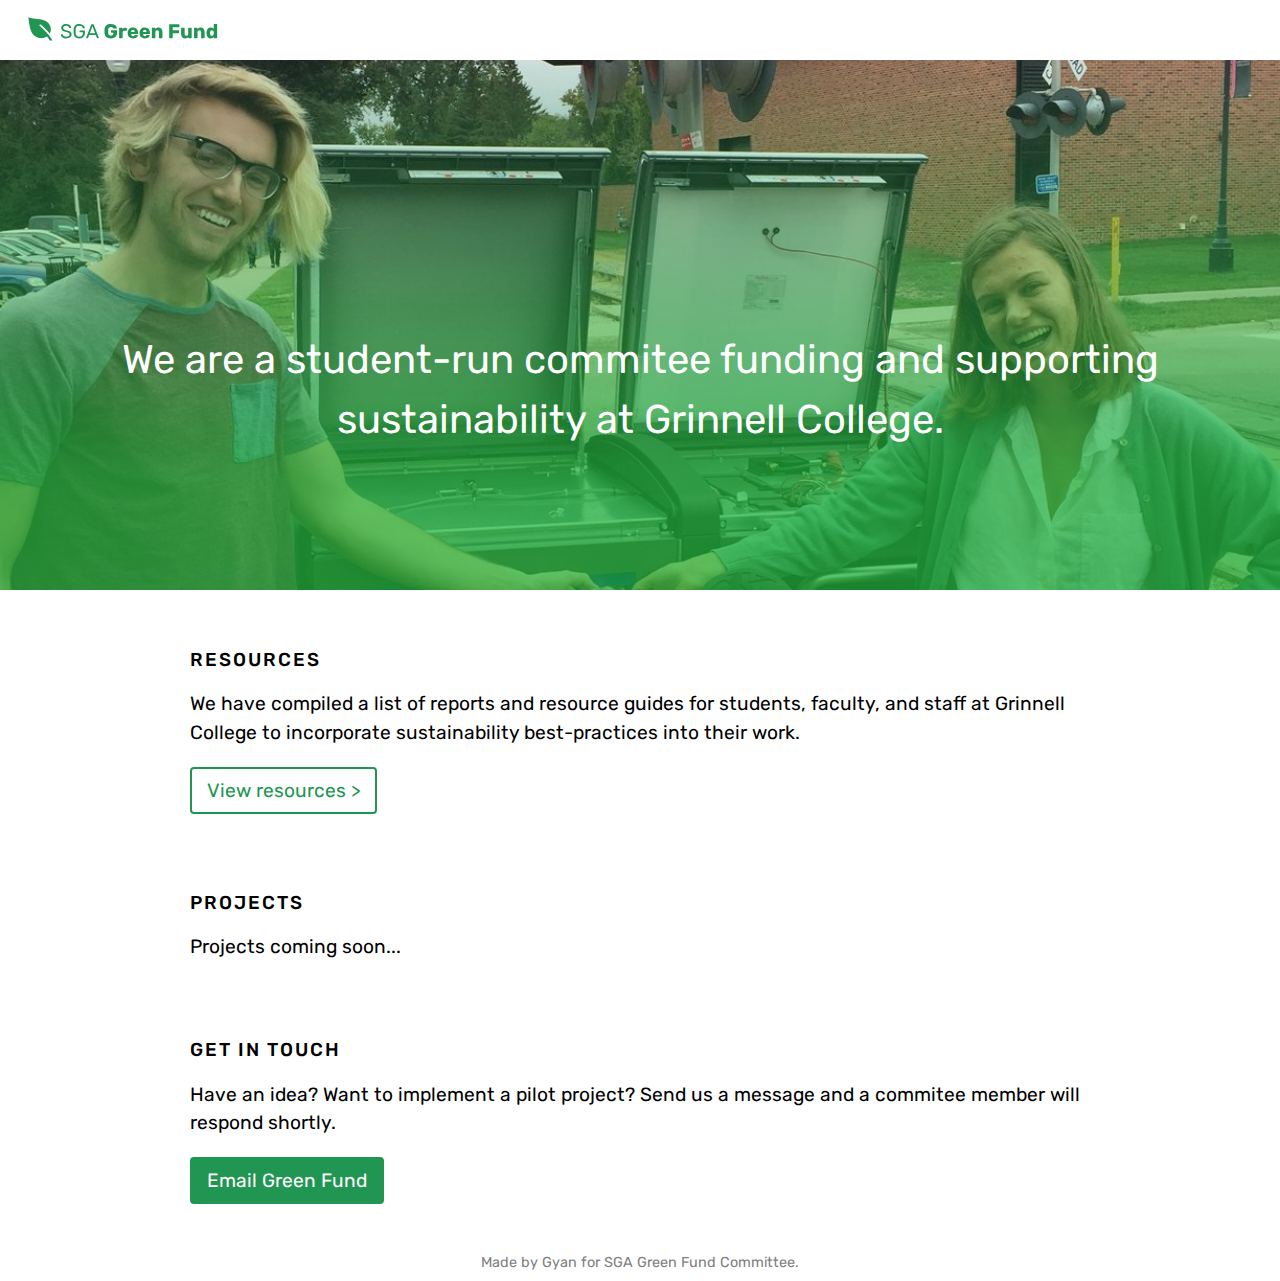
<file: index.html>
<!DOCTYPE html>
<html>
<head>
  <!-- add GA site tag... -->
  <title>SGA Green Fund</title>
  <meta name='description' content='Green Fund is the student-run SGA commitee funding and supporting sustainability at Grinnell College.'>
  <meta name="viewport" content="width=device-width, initial-scale=1">
  <link rel="shortcut icon" type="image/png" href="img/favicon.png"/>
  <link rel='stylesheet' href='css/style.css'>
</head>
<body>
  <header>
      <img src='img/logo.svg' class='logo' alt='GUAC'/>
    <nav>
      <!-- <a href='/about'>About</a>
      <a href='/people'>People</a> -->
    </nav>
  </header>
<div class='cover'>
  <div class='cover__mask'>
  <div class='cover__content'>
    <p>We are a student-run commitee funding and supporting sustainability at Grinnell College.</p>
  </div>
</div>
</div>
<main>
  <div class='section'>
    <h3>Resources</h3>
    <p>We have compiled a list of reports and resource guides for students, faculty, and staff at Grinnell College to incorporate sustainability best-practices into their work.</p>
    <p><button onclick="location.href='/resources'">View resources ></button></p>
  </div>
  <div class='section'>
    <h3>Projects</h3>
    <p>Projects coming soon...</p>
  </div>
  <div class='section'>
    <h3>Get in touch</h3>
    <p>Have an idea? Want to implement a pilot project? Send us a message and a commitee member will respond shortly.</p>
    <p><button class='primary' onclick="location.href='mailto:greenfund@grinnell.edu'">Email Green Fund</button></p>
  </div>
</div>
<footer>
  Made by Gyan for SGA Green Fund Committee.
</footer>
</body>
</html>
</file>
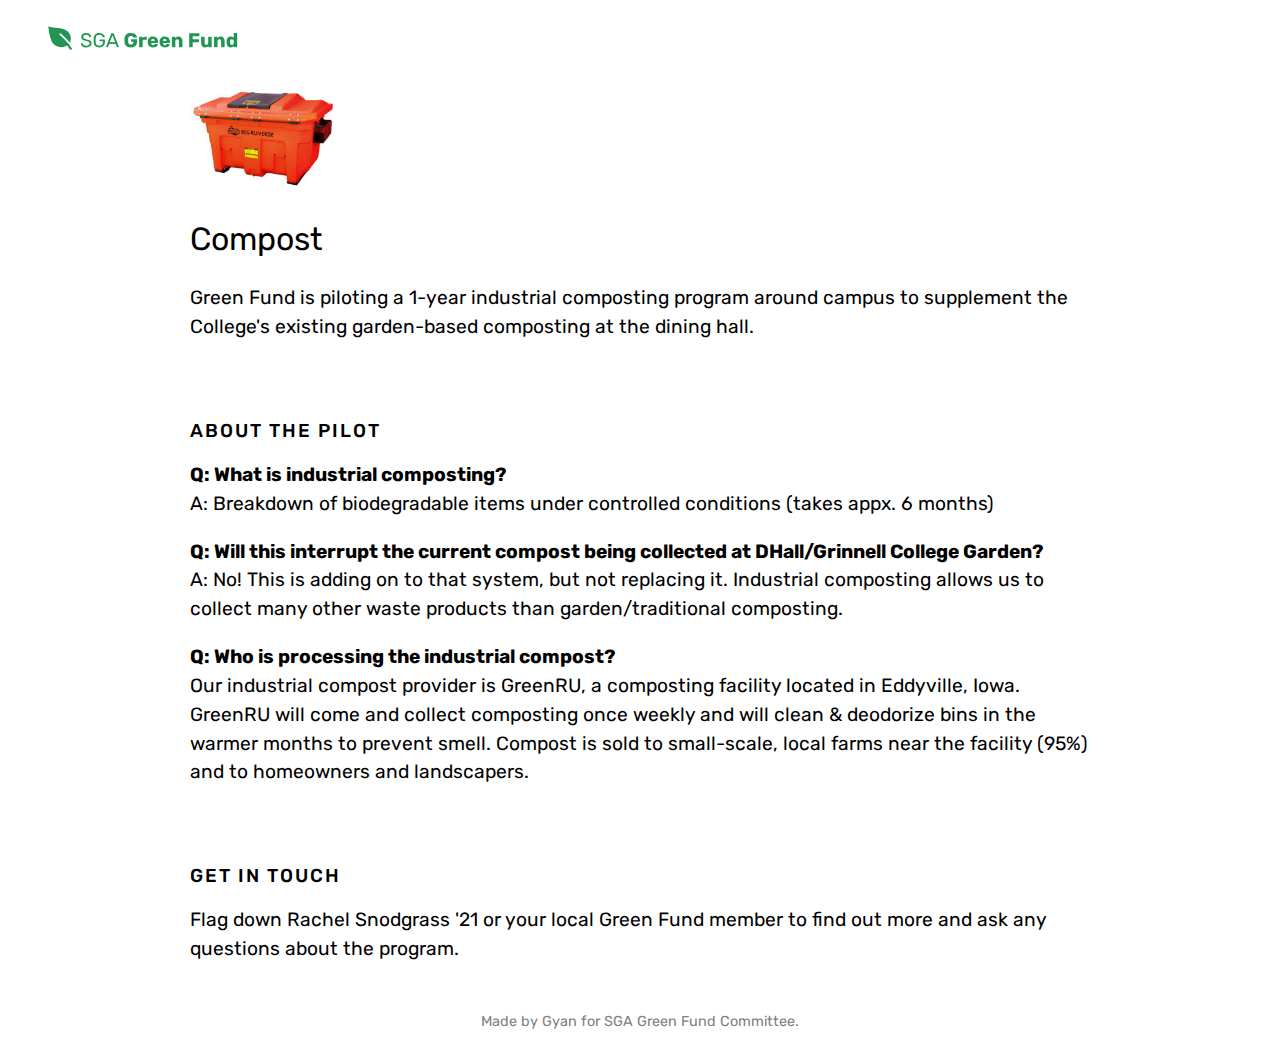
<file: compost.html>
<!DOCTYPE html>
<html>
<head>
  <!-- add GA site tag... -->
  <title>Compost program – SGA Green Fund</title>
  <meta name='description' content='SGA Green Fund has compiled a list of reports and resource guides for students, faculty, and staff at Grinnell College to incorporate sustainability best-practices into their work.'>
  <meta name="viewport" content="width=device-width, initial-scale=1">
  <link rel="shortcut icon" type="image/png" href="img/favicon.png"/>
  <link rel='stylesheet' href='css/style.css'>
</head>
<body class='page'>
  <header>
    <a href='/' class='logo-link'>
      <img src='img/logo.svg' class='logo' alt='GUAC'/>
    </a>
    <nav>
      <!-- <a href='/about'>About</a>
      <a href='/people'>People</a> -->
    </nav>
  </header>
<main>
  <div class='section'>
    <br><img src='[data-uri]' height='100'>
    <h2>Compost</h3>
    <p>Green Fund is piloting a 1-year industrial composting program around campus to supplement the College's existing garden-based composting at the dining hall.</p>
  </div>
  <div class='section'>
    <h3>About the pilot</h3>
    <p>
      <strong>Q: What is industrial composting?</strong><br>
      <span>A: Breakdown of biodegradable items under controlled conditions (takes appx. 6 months)</span>
    </p>
    <p>
      <strong>Q: Will this interrupt the current compost being collected at DHall/Grinnell College Garden?</strong><br>
      <span>A: No! This is adding on to that system, but not replacing it. Industrial composting allows us to collect many other waste products than garden/traditional composting.</span>
    </p>
    <p>
      <strong>Q: Who is processing the industrial compost?</strong><br>
      <span>Our industrial compost provider is GreenRU, a composting facility located in Eddyville, Iowa. GreenRU will come and collect composting once weekly and will clean & deodorize bins in the warmer months to prevent smell. Compost is sold to small-scale, local farms near the facility (95%) and to homeowners and landscapers.</span>
    </p>
  </div>
  <div class='section'>
    <h3>Get in touch</h3>
    <p>Flag down Rachel Snodgrass '21 or your local Green Fund member to find out more and ask any questions about the program.</p>
    <!-- <p><em>Coming soon...</em></p> -->
  </div>
  <!-- <div class='section'>
    <h3>Reports</h3>
    <div class='resource-tidbit'>
      <h4>Task Force on Fossil Fuel Divestment and Climate Impact (April 11, 2019)</h4>
      <p>An effort by the Board of Trustees to respond to student and alumni discontent with Grinnell College's investments in fossil fuels.</p>
      <button onclick="window.open('https://www.grinnell.edu/sites/default/files/documents/FFCITF_Report.pdf')">View PDF</button>
    </div>
    <div class='resource-tidbit'>
      <h4>Grinnell College Sustainability Plan (December 5, 2013)</h4>
      <p>The Grinnell College Sustainability Plan plan outlines the College's commmitment to sustainability at an institutional level.</p>
      <button onclick="window.open('https://www.grinnell.edu/sites/default/files/documents/171120SustainabilityPlanFinalPDF%20AW%20edits.pdf')">View PDF</button>
    </div>
    <!-- <div class='resource-tidbit'>
      <h4>Grinnell College Sustainability Website</h4>
      <p>Grinnell College's official statement on sustainability, as outlined on its website.</p>
      <button onclick="window.open('https://www.grinnell.edu/about/sustainability')">Open link</button>
    </div> -->
  <!-- </div> -->
</div>
<footer>
  Made by Gyan for SGA Green Fund Committee.
</footer>
</body>
</html>
</file>
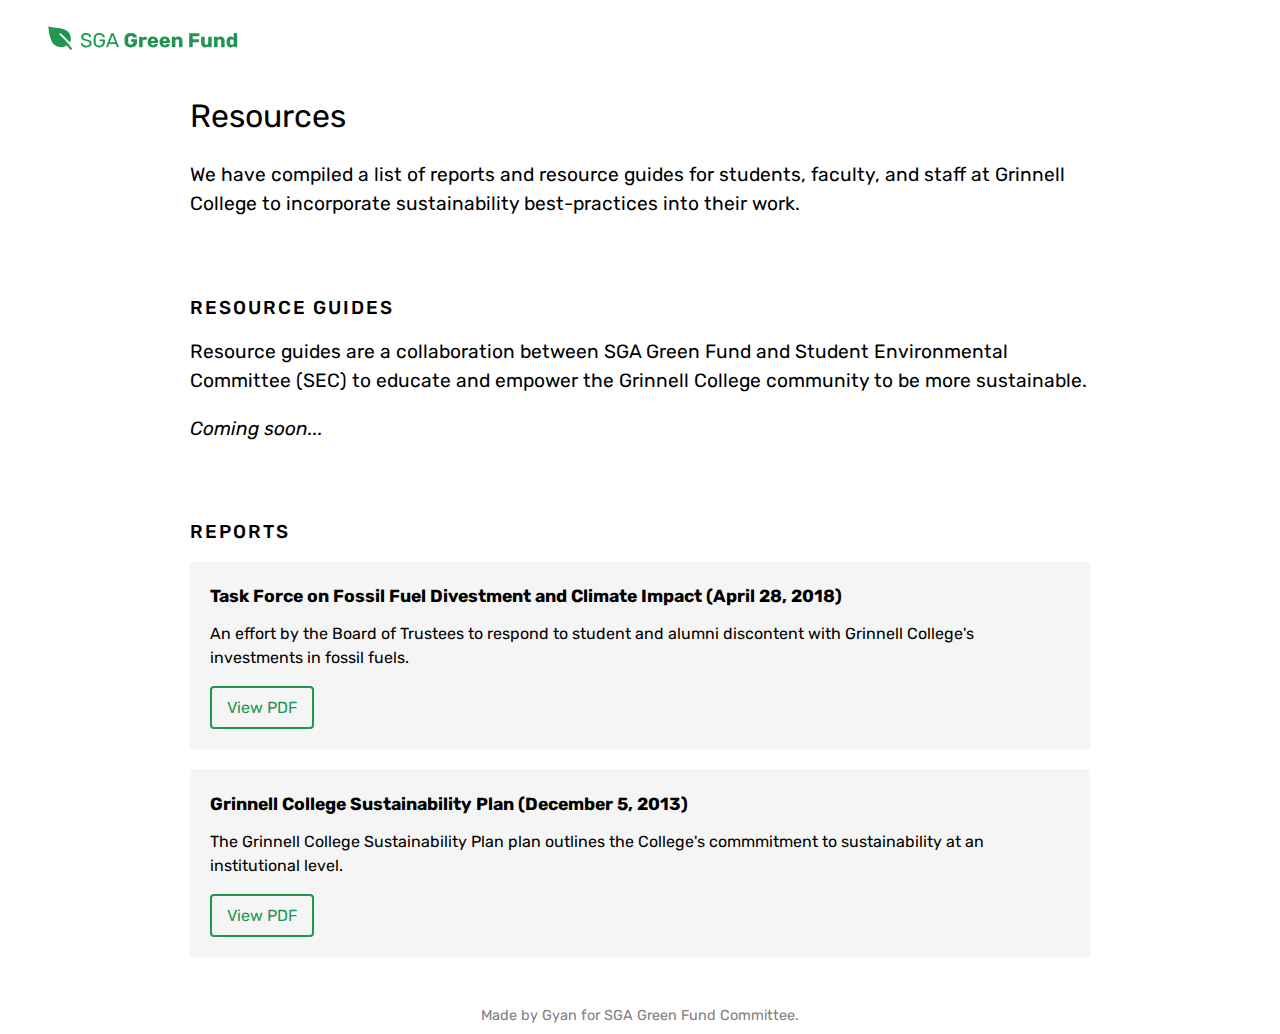
<file: resources.html>
<!DOCTYPE html>
<html>
<head>
  <!-- add GA site tag... -->
  <title>Resources – SGA Green Fund</title>
  <meta name='description' content='SGA Green Fund has compiled a list of reports and resource guides for students, faculty, and staff at Grinnell College to incorporate sustainability best-practices into their work.'>
  <meta name="viewport" content="width=device-width, initial-scale=1">
  <link rel="shortcut icon" type="image/png" href="img/favicon.png"/>
  <link rel='stylesheet' href='css/style.css'>
</head>
<body class='page'>
  <header>
    <a href='/' class='logo-link'>
      <img src='img/logo.svg' class='logo' alt='GUAC'/>
    </a>
    <nav>
      <!-- <a href='/about'>About</a>
      <a href='/people'>People</a> -->
    </nav>
  </header>
<main>
  <div class='section'>
    <h2>Resources</h3>
    <p>We have compiled a list of reports and resource guides for students, faculty, and staff at Grinnell College to incorporate sustainability best-practices into their work.</p>
  </div>
  <div class='section'>
    <h3>Resource guides</h3>
    <p>Resource guides are a collaboration between SGA Green Fund and Student Environmental Committee (SEC) to educate and empower the Grinnell College community to be more sustainable.</p>
    <p><em>Coming soon...</em></p>
  </div>
  <div class='section'>
    <h3>Reports</h3>
    <div class='resource-tidbit'>
      <h4>Task Force on Fossil Fuel Divestment and Climate Impact (April 28, 2018)</h4>
      <p>An effort by the Board of Trustees to respond to student and alumni discontent with Grinnell College's investments in fossil fuels.</p>
      <button onclick="window.open('https://www.grinnell.edu/sites/default/files/documents/FFCITF_Report.pdf')">View PDF</button>
    </div>
    <div class='resource-tidbit'>
      <h4>Grinnell College Sustainability Plan (December 5, 2013)</h4>
      <p>The Grinnell College Sustainability Plan plan outlines the College's commmitment to sustainability at an institutional level.</p>
      <button onclick="window.open('https://www.grinnell.edu/sites/default/files/documents/171120SustainabilityPlanFinalPDF%20AW%20edits.pdf')">View PDF</button>
    </div>
    <!-- <div class='resource-tidbit'>
      <h4>Grinnell College Sustainability Website</h4>
      <p>Grinnell College's official statement on sustainability, as outlined on its website.</p>
      <button onclick="window.open('https://www.grinnell.edu/about/sustainability')">Open link</button>
    </div> -->
  </div>
</div>
<footer>
  Made by Gyan for SGA Green Fund Committee.
</footer>
</body>
</html>
</file>
<file: css/style.css>
@import url('https://fonts.googleapis.com/css?family=Rubik:400,400i,700,700i');

body {
  font-family:'Rubik', Helvetica, arial, sans-serif;
  font-size:1em;
  padding:0;
  margin:0;
}

body.page {
  padding-top:50px;
}

header {
  width:100%;
  position:absolute;
  top:0;
  height:60px;
  background:white;
}

header .logo {
  height: 40px;
  position: relative;
  top: 9px;
  left: 20px;
  margin-bottom: 5px;
  pointer-events: none;
}

nav {
  float:right;
  margin-top:0;
}

nav a {
  border-bottom: 0;
  font-size: 1em;
  margin-right: 10px;
  padding: 15px 15px;
  display: inline-block;
}

nav a:hover {
  background:whitesmoke;
}

nav a.selected {
  color:#6FCF97;
  font-weight:600;
}

.cover {
  width: 100%;
  text-align: center;
  color: white;
  background-image: url('../img/hero.jpg');
  background-repeat:no-repeat;
  background-size: cover;
  background-attachment: fixed;
  background-position:0 -500px;

}

.cover__mask {
  background-image: linear-gradient(
    to bottom , rgba(255,255,255,0), rgba(29, 180, 54, 0.7) 80%);

  /* background:; */
}

.cover__content {
  margin: 20px;
  padding: 270px 80px 100px 80px;
}

.cover h1 {
  font-size: 2.5em;
  margin-bottom: 0;
}

.cover__content p {
 line-height:1.5;
 font-size:2.5em;
}


 p {
  line-height:1.5;
  font-size:1.2em;
}

button {
  -webkit-appearance:none;
  appearance:none;
  background:transparent;
  color:#219653;
  border-radius:4px;
  padding:10px 15px;
  border:2px solid #219653;
  font-family:'Rubik', Helvetica, arial, sans-serif;
  font-size:1em;
  cursor:pointer;
}

button.primary {
  background:#219653;
  color:white;
  border-color:#219653;
}

p button {
  margin-right:10px;
}

p.buttons {
  margin-top:30px;
  margin-bottom:10px;
}

a {
  color:black;
  text-decoration:none;
  border-bottom:1px solid black;
}

a:active {
  opacity:.7;
}

/* Content sections */
main .section {
  padding:20px;
  max-width:900px;
  width:80%;
  margin:auto;
}

button.button-black {
    -webkit-appearance:none;
    appearance:none;
    background:transparent;
    color:black;
    border-radius:0;
    padding:10px 15px;
    border:2px solid black;
    font-family:'Rubik', Helvetica, arial, sans-serif;
    font-size:1em;
    cursor:pointer;
}

h3 {
    text-transform: uppercase;
    letter-spacing: 2px;
    font-weight: 500;
}

main div h2 {
  font-size:2em;
  font-weight:400;
}

footer {
  font-size:.9em;
  color:gray;
  text-align:center;
  padding:10px;
}

/* Page --> Resources */

.logo-link {
  border:0;
  color:inherit;
  position: relative;
  top: 9px;
  left: 20px;
  margin-bottom: 5px;
}

.resource-tidbit {
    background: whitesmoke;
    padding: 20px;
    padding-top: 1px;
    padding-bottom: 20px;
    border-radius: 3px;
    margin-bottom: 20px;
}

.resource-tidbit h4 {
    font-size: 1.1em;
    margin-bottom: 0;
}

.resource-tidbit p {
    font-size: 1em;
}

/* media queries */
@media only screen and (max-width:650px) {
  .cover__content {
    padding: 80px 0 40px 0;
    font-size:.8em;
  }

  .cover {
    background-position:0;
  }

  .cover .buttons button.primary {
    margin-bottom: 20px;
  }

  .program img {
    width:100%;
  }

  .campaigns a img {
    height:auto;
    width: 100%;
    margin-bottom: 10px;
    max-width: 200px;
  }

  footer {
    line-height:1.5;
    max-width:80%;
  }
}
</file>
